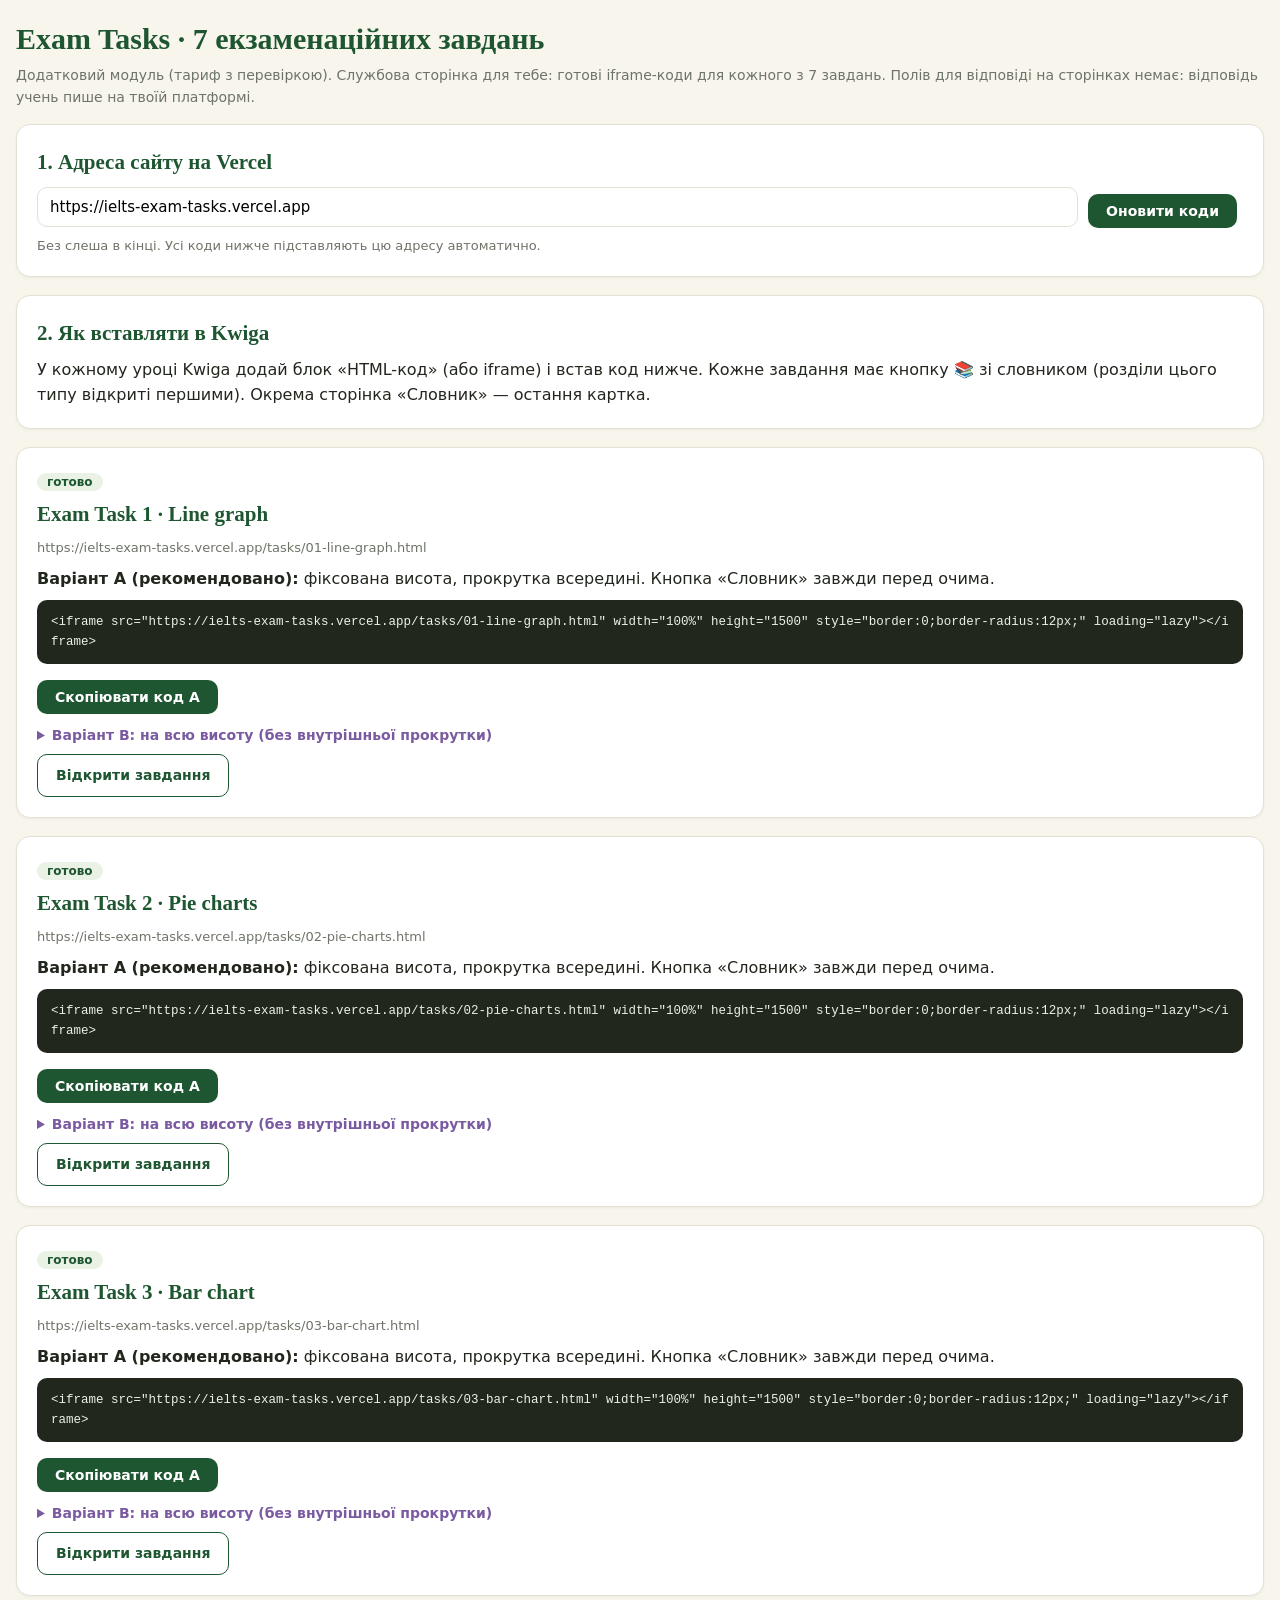
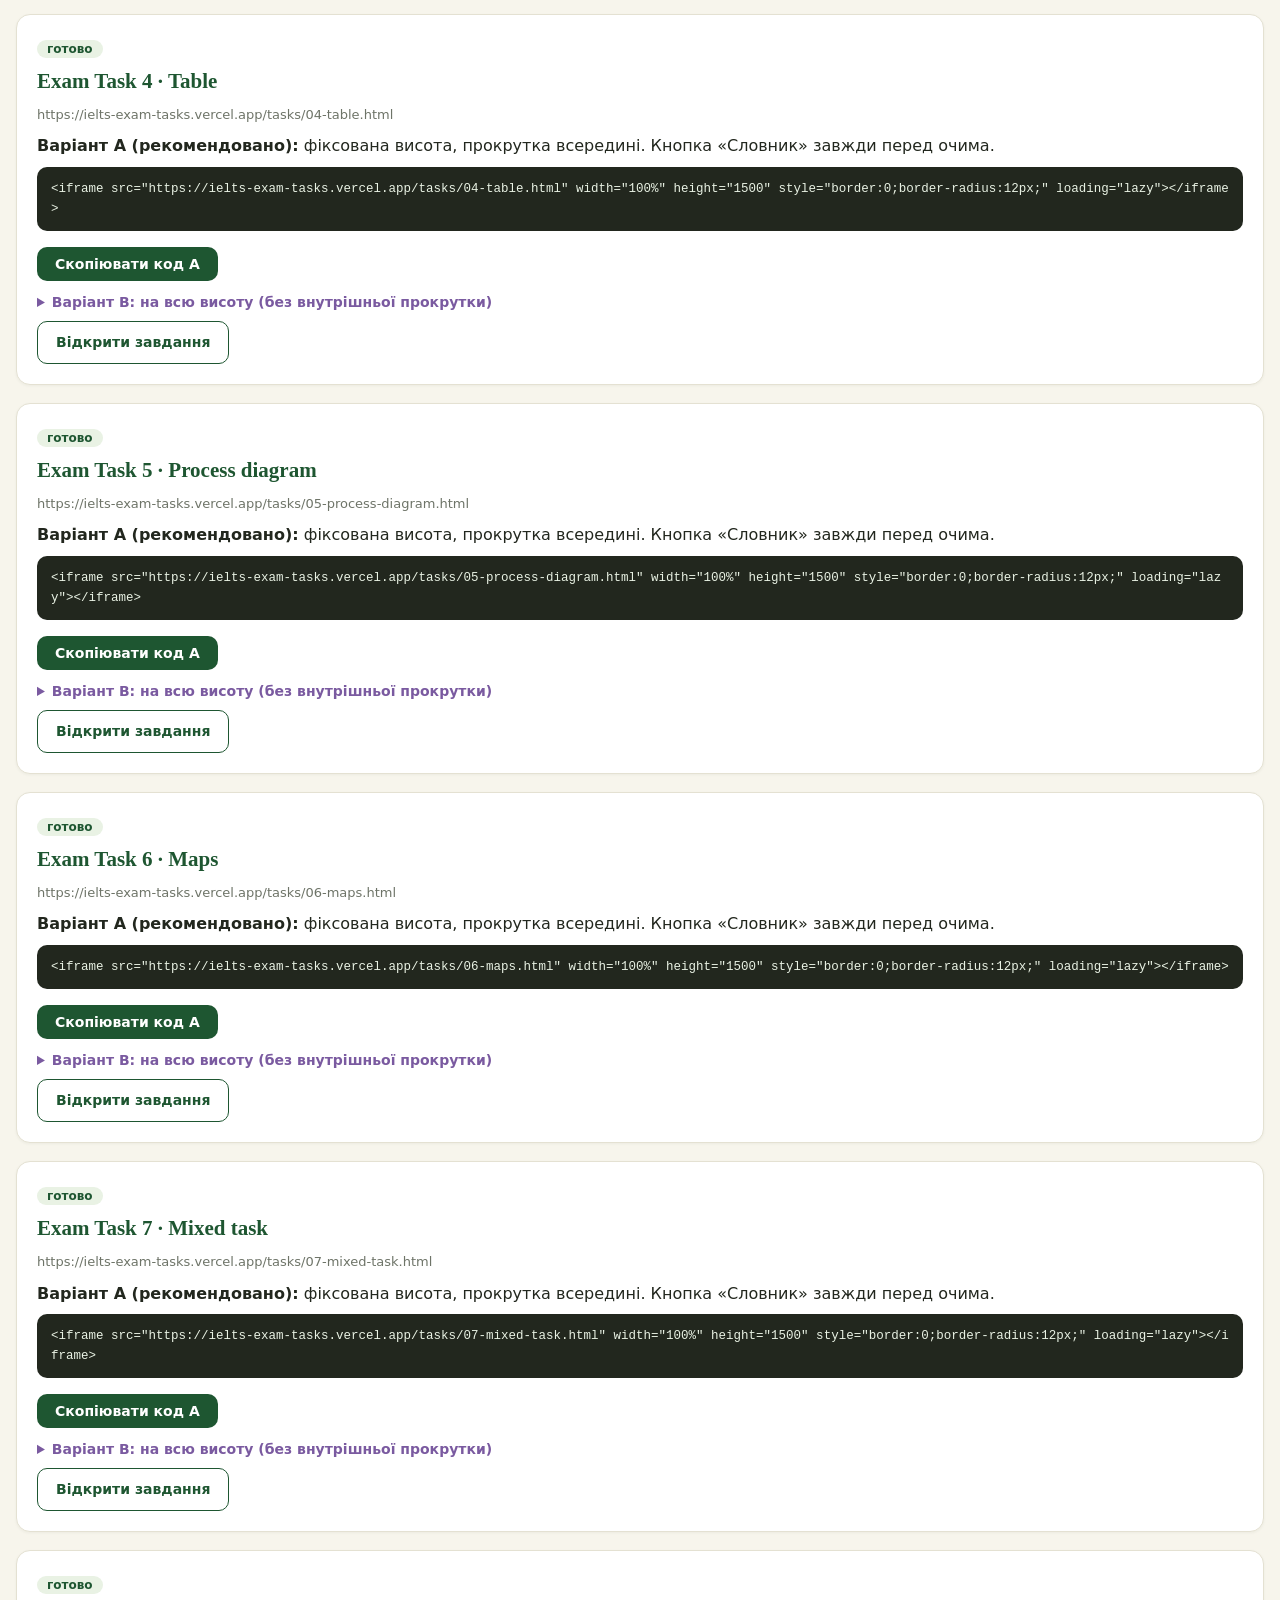
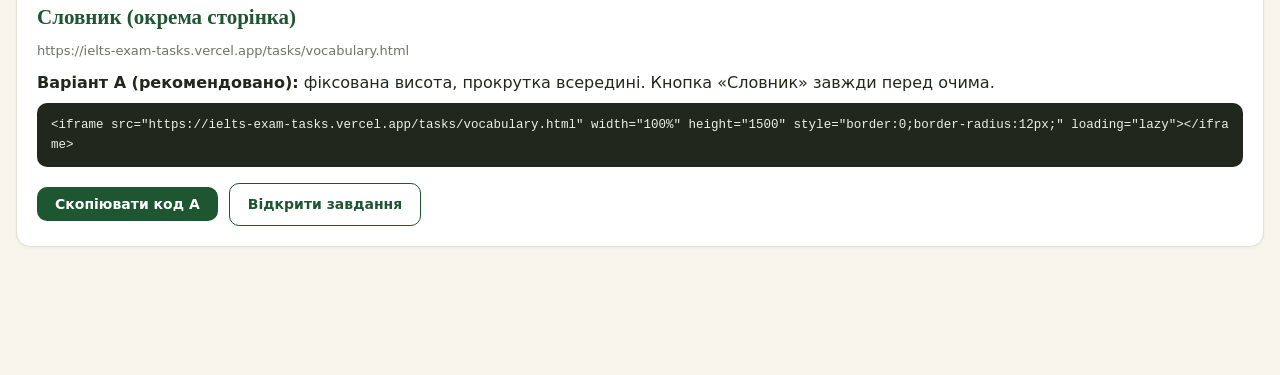
<file: index.html>
<!DOCTYPE html>
<html lang="uk">
<head>
<meta charset="UTF-8">
<meta name="viewport" content="width=device-width, initial-scale=1">
<title>Exam Tasks: iframe-коди для Kwiga</title>
<link rel="stylesheet" href="shared/core.css">
<style>
 .code{background:#22271E;color:#E9F2E4;border-radius:10px;padding:12px 14px;font-family:Consolas,monospace;font-size:12.5px;white-space:pre-wrap;word-break:break-all;margin:8px 0}
 .row{display:flex;gap:10px;flex-wrap:wrap;align-items:center}
 input.url{flex:1;min-width:260px;border:1.5px solid var(--line);border-radius:10px;padding:10px 12px;font-size:15px;font-family:inherit}
 .st{font-size:12px;font-weight:700;border-radius:12px;padding:2px 10px}
 .st.ready{background:var(--green-soft);color:var(--green)} .st.soon{background:var(--orange-soft);color:#9A5A00}
</style>
</head>
<body>
<div class="wrap">
  <h1>Exam Tasks · 7 екзаменаційних завдань</h1>
  <p class="sub">Додатковий модуль (тариф з перевіркою). Службова сторінка для тебе: готові iframe-коди для кожного з 7 завдань. Полів для відповіді на сторінках немає: відповідь учень пише на твоїй платформі.</p>

  <div class="card">
    <h2>1. Адреса сайту на Vercel</h2>
    <div class="row"><input class="url" id="base" value="https://ielts-exam-tasks.vercel.app"><button class="btn btn-primary" onclick="render()">Оновити коди</button></div>
    <p class="small" style="margin-top:8px">Без слеша в кінці. Усі коди нижче підставляють цю адресу автоматично.</p>
  </div>

  <div class="card">
    <h2>2. Як вставляти в Kwiga</h2>
    <p>У кожному уроці Kwiga додай блок «HTML-код» (або iframe) і встав код нижче. Кожне завдання має кнопку 📚 зі словником (розділи цього типу відкриті першими). Окрема сторінка «Словник» — остання картка.</p>
  </div>

  <div id="list"></div>
</div>
<script>
var LESSONS = [
  {id:'01', file:'tasks/01-line-graph.html',      title:'Exam Task 1 · Line graph',      status:'ready'},
  {id:'02', file:'tasks/02-pie-charts.html',      title:'Exam Task 2 · Pie charts',      status:'ready'},
  {id:'03', file:'tasks/03-bar-chart.html',       title:'Exam Task 3 · Bar chart',       status:'ready'},
  {id:'04', file:'tasks/04-table.html',           title:'Exam Task 4 · Table',           status:'ready'},
  {id:'05', file:'tasks/05-process-diagram.html', title:'Exam Task 5 · Process diagram', status:'ready'},
  {id:'06', file:'tasks/06-maps.html',            title:'Exam Task 6 · Maps',            status:'ready'},
  {id:'07', file:'tasks/07-mixed-task.html',      title:'Exam Task 7 · Mixed task',      status:'ready'},
  {id:'08', file:'tasks/vocabulary.html',         title:'Словник (окрема сторінка)',      status:'ready'}
];
function esc(s){return s.replace(/&/g,'&amp;').replace(/</g,'&lt;')}
function render(){
  var base=document.getElementById('base').value.replace(/\/+$/,'');
  document.getElementById('list').innerHTML = LESSONS.map(function(l){
    var url=base+'/'+l.file, fid='ielts-'+l.id;
    var A='<iframe src="'+url+'" width="100%" height="1500" style="border:0;border-radius:12px;" loading="lazy"></iframe>';
    var B='<iframe id="'+fid+'" src="'+url+'" width="100%" height="1500" style="border:0;border-radius:12px;" loading="lazy"></iframe>\n'+
      '<script>window.addEventListener("message",function(e){var f=document.getElementById("'+fid+'");if(f&&e.source===f.contentWindow&&e.data&&e.data.type==="ielts-resize"){f.style.height=e.data.height+"px";}});<\/script>';
    return '<div class="card"><span class="st ready">готово</span><h2 style="margin-top:8px">'+l.title+'</h2><p class="small">'+url+'</p>'+
      '<p><b>Варіант A (рекомендовано):</b> фіксована висота, прокрутка всередині. Кнопка «Словник» завжди перед очима.</p><div class="code" id="a'+l.id+'">'+esc(A)+'</div><button class="btn btn-primary" onclick="copyCode(\'a'+l.id+'\')">Скопіювати код A</button>'+
      (l.file.indexOf('vocabulary')<0?'<details class="d" style="margin-top:10px"><summary>Варіант B: на всю висоту (без внутрішньої прокрутки)</summary><p class="small" style="margin:6px 0">Потрібен дозвіл Kwiga на скрипт у HTML-блоці. На дуже довгій сторінці кнопки угорі можуть бути далеко від екрана.</p><div class="code" id="b'+l.id+'">'+esc(B)+'</div><button class="btn btn-ghost" onclick="copyCode(\'b'+l.id+'\')">Скопіювати код B</button></details>':'')+
      ' <a class="btn btn-ghost" style="text-decoration:none" target="_blank" href="'+l.file+'">Відкрити завдання</a></div>';
  }).join('');
}
function copyCode(id){var t=document.getElementById(id).textContent;
  if(navigator.clipboard)navigator.clipboard.writeText(t);else{var a=document.createElement('textarea');a.value=t;document.body.appendChild(a);a.select();document.execCommand('copy');a.remove()}
  alert('Скопійовано. Встав у блок HTML-коду в Kwiga.');}
render();
</script>
</body>
</html>
</file>
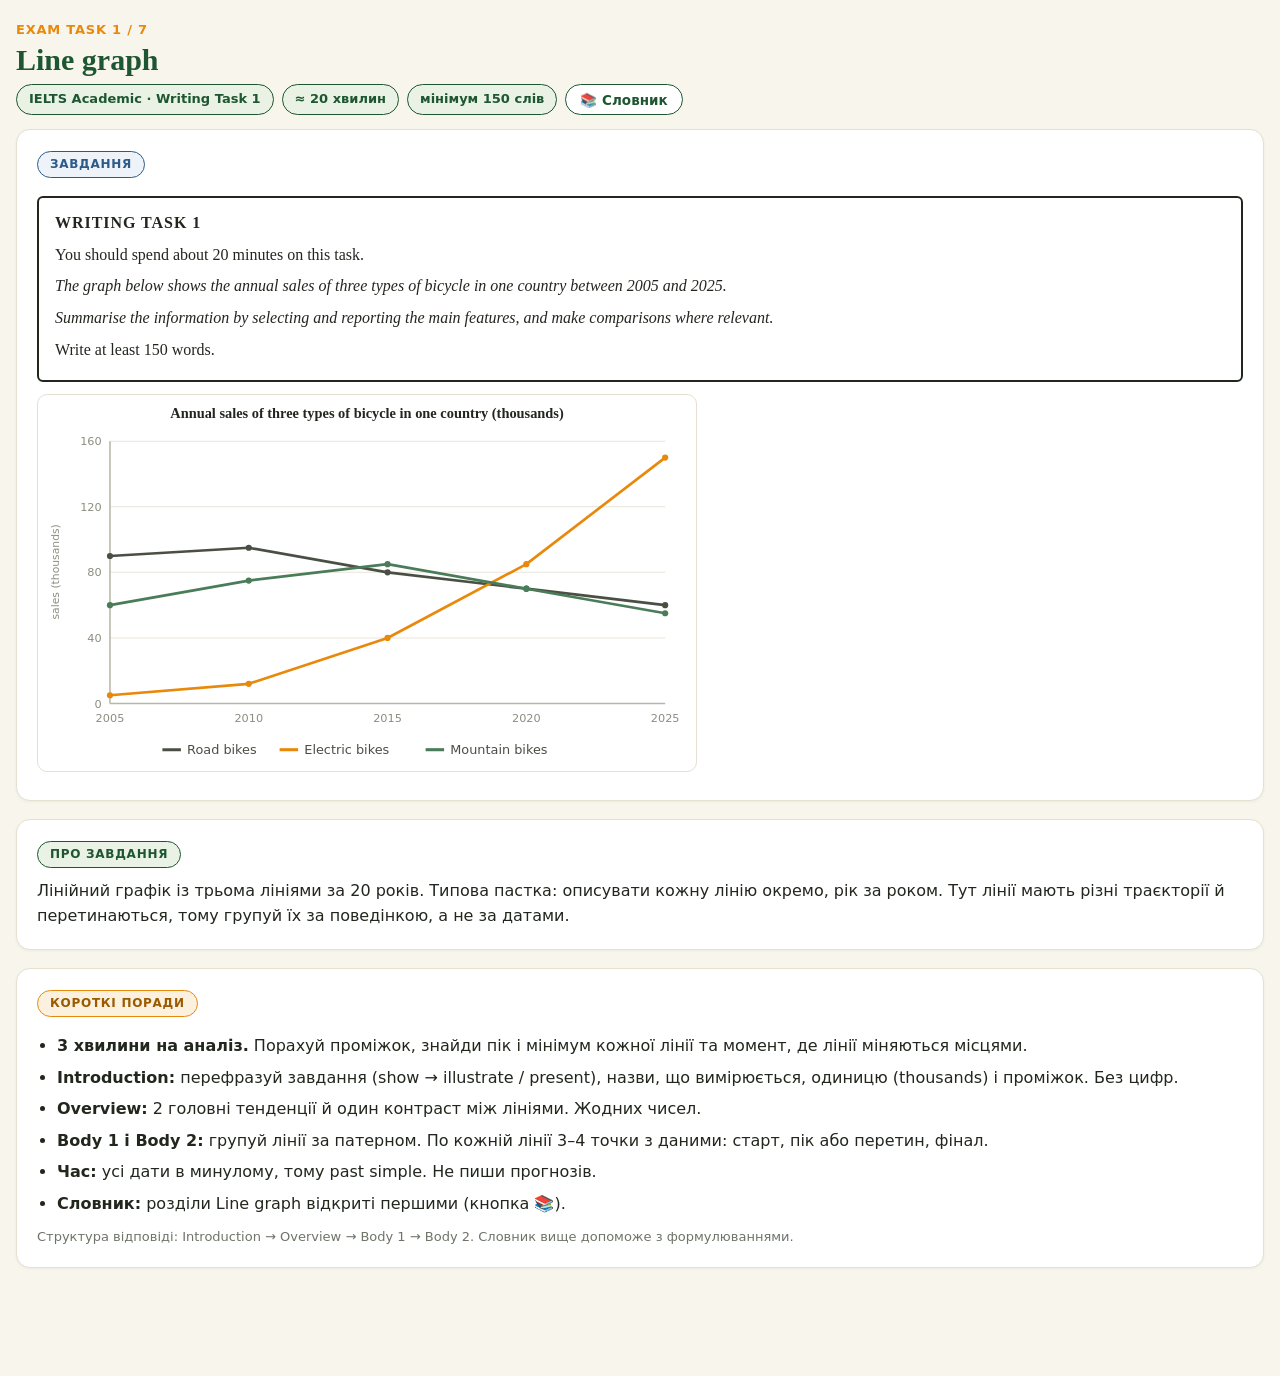
<file: tasks/01-line-graph.html>
<!DOCTYPE html>
<html lang="uk">
<head>
<meta charset="UTF-8">
<meta name="viewport" content="width=device-width, initial-scale=1">
<title>Exam Task 1 · Line graph</title>
<link rel="stylesheet" href="../shared/core.css">
</head>
<body>
<div id="app"></div>
<script>window.TASK_ID='line';</script>
<script src="../data/graphs.js"></script>
<script src="../data/tasks.js"></script>
<script src="../data/vocab.js"></script>
<script src="../shared/vocab.js"></script>
<script src="../shared/charts.js"></script>
<script src="../shared/exam.js"></script>
</body>
</html>
</file>
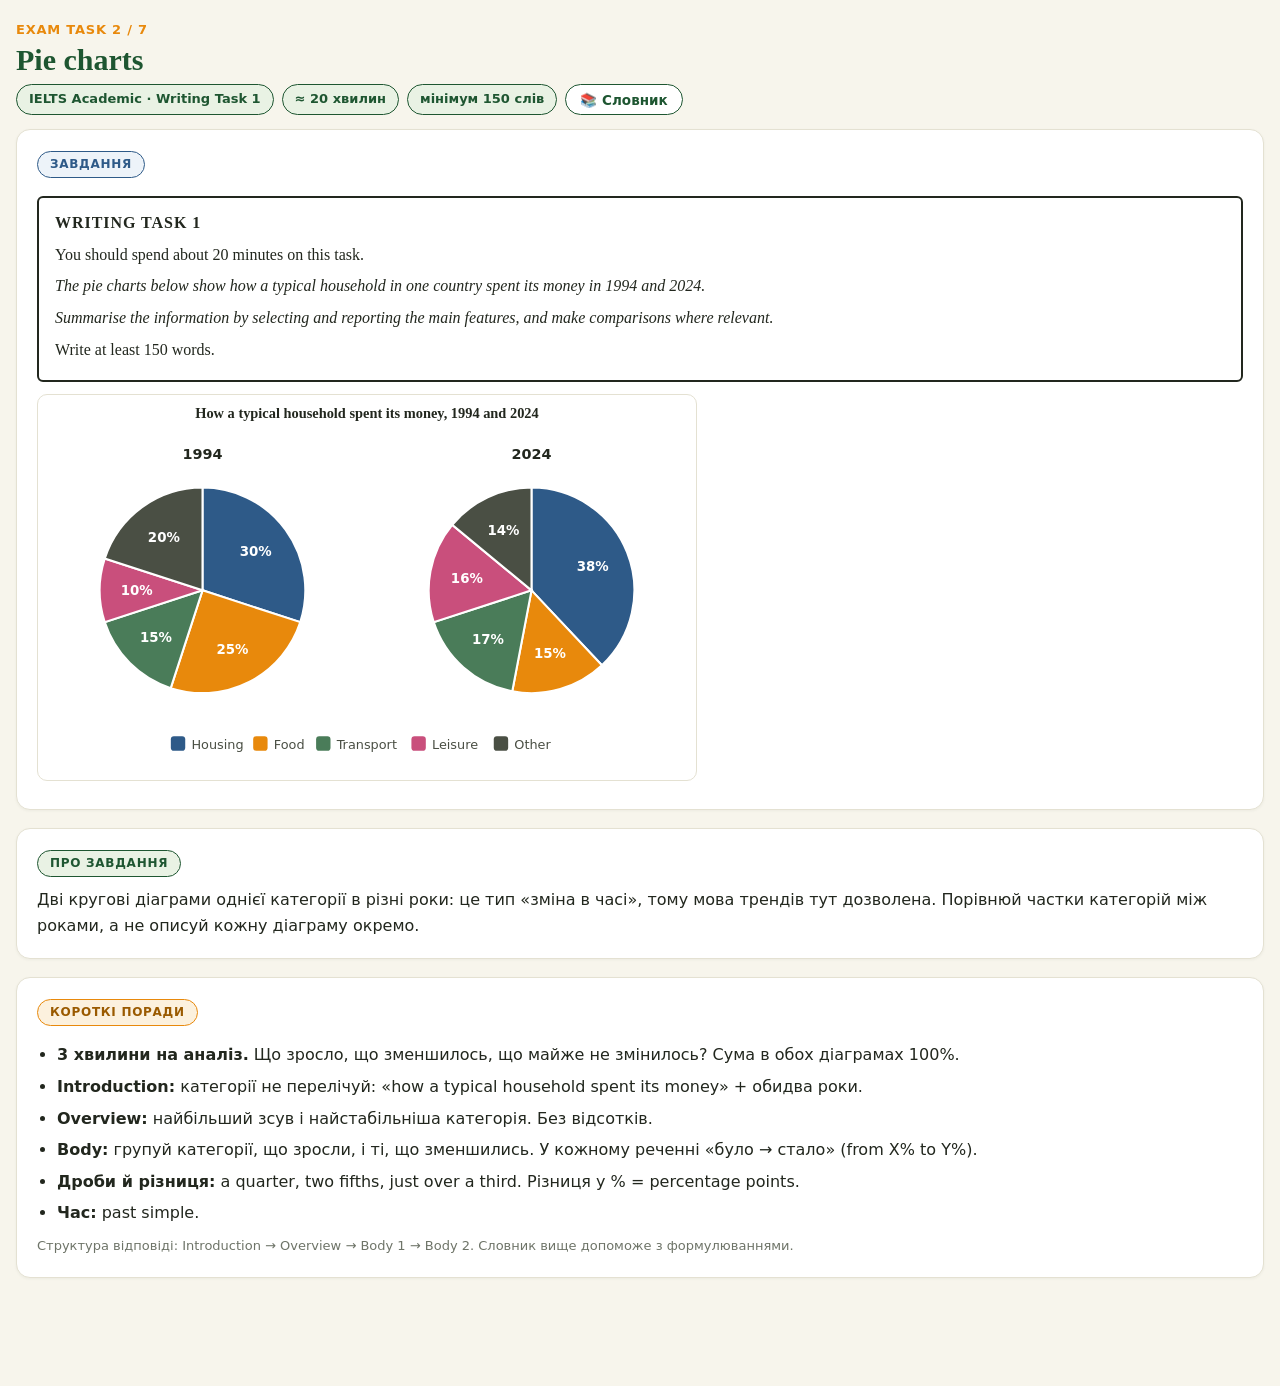
<file: tasks/02-pie-charts.html>
<!DOCTYPE html>
<html lang="uk">
<head>
<meta charset="UTF-8">
<meta name="viewport" content="width=device-width, initial-scale=1">
<title>Exam Task 2 · Pie charts</title>
<link rel="stylesheet" href="../shared/core.css">
</head>
<body>
<div id="app"></div>
<script>window.TASK_ID='pie';</script>
<script src="../data/graphs.js"></script>
<script src="../data/tasks.js"></script>
<script src="../data/vocab.js"></script>
<script src="../shared/vocab.js"></script>
<script src="../shared/charts.js"></script>
<script src="../shared/exam.js"></script>
</body>
</html>
</file>
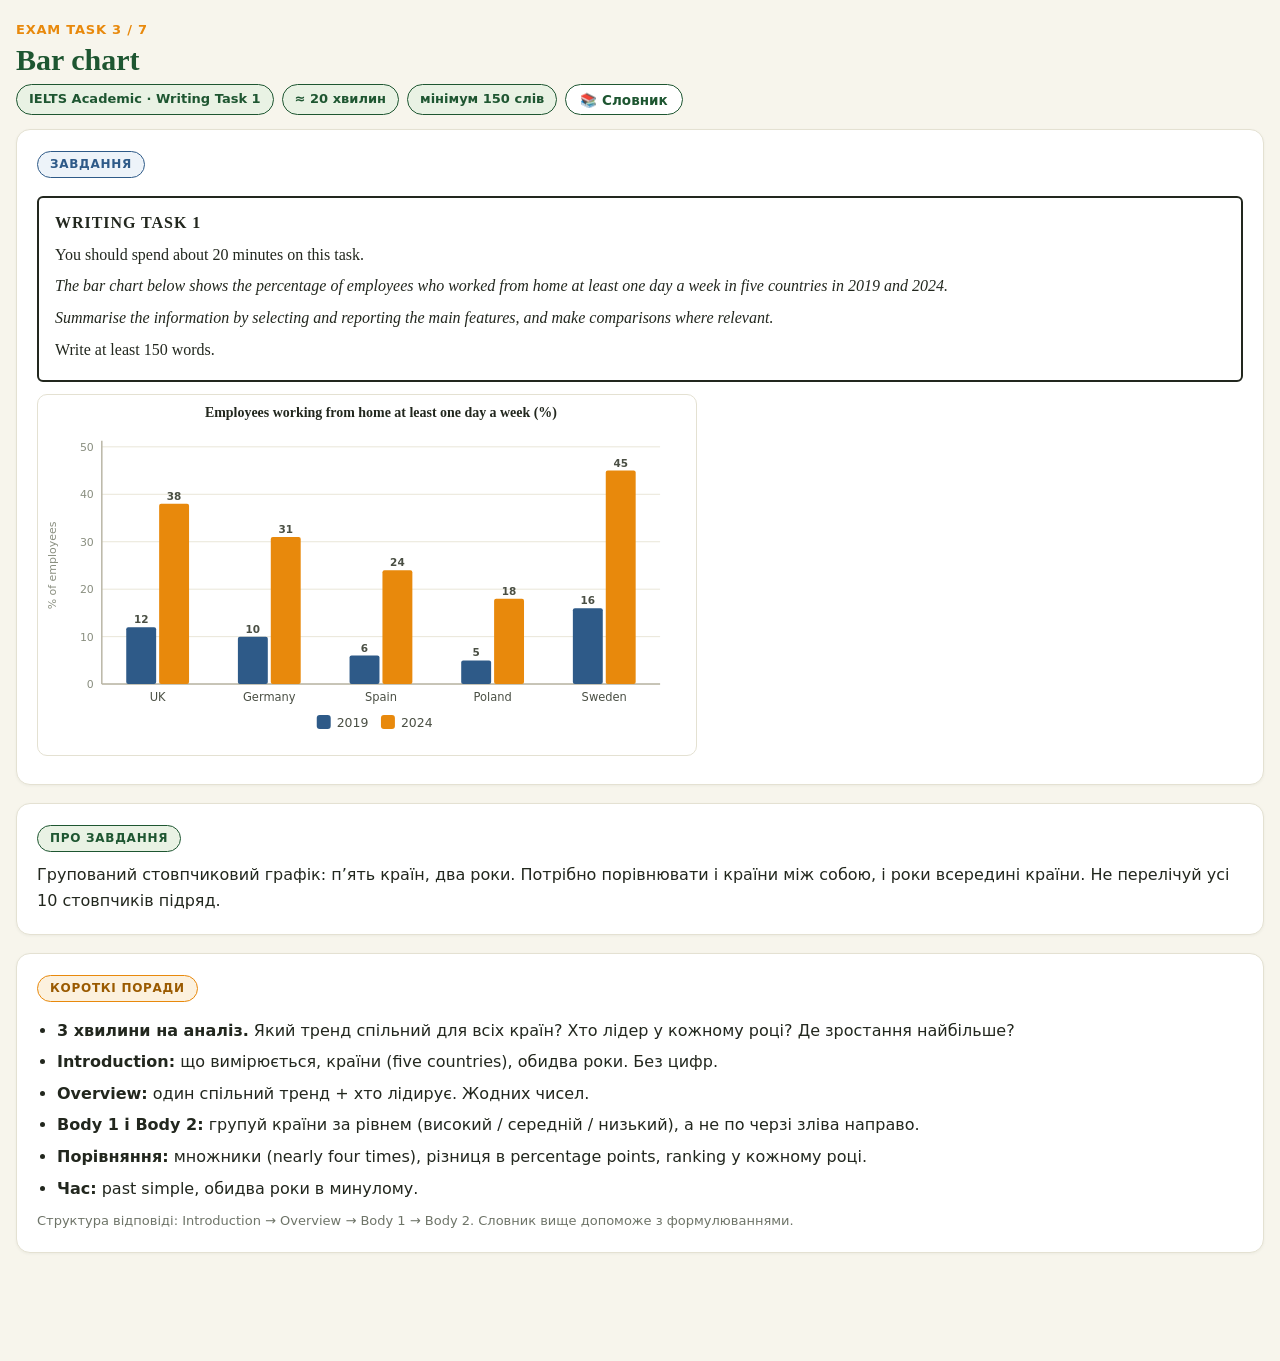
<file: tasks/03-bar-chart.html>
<!DOCTYPE html>
<html lang="uk">
<head>
<meta charset="UTF-8">
<meta name="viewport" content="width=device-width, initial-scale=1">
<title>Exam Task 3 · Bar chart</title>
<link rel="stylesheet" href="../shared/core.css">
</head>
<body>
<div id="app"></div>
<script>window.TASK_ID='bar';</script>
<script src="../data/graphs.js"></script>
<script src="../data/tasks.js"></script>
<script src="../data/vocab.js"></script>
<script src="../shared/vocab.js"></script>
<script src="../shared/charts.js"></script>
<script src="../shared/exam.js"></script>
</body>
</html>
</file>
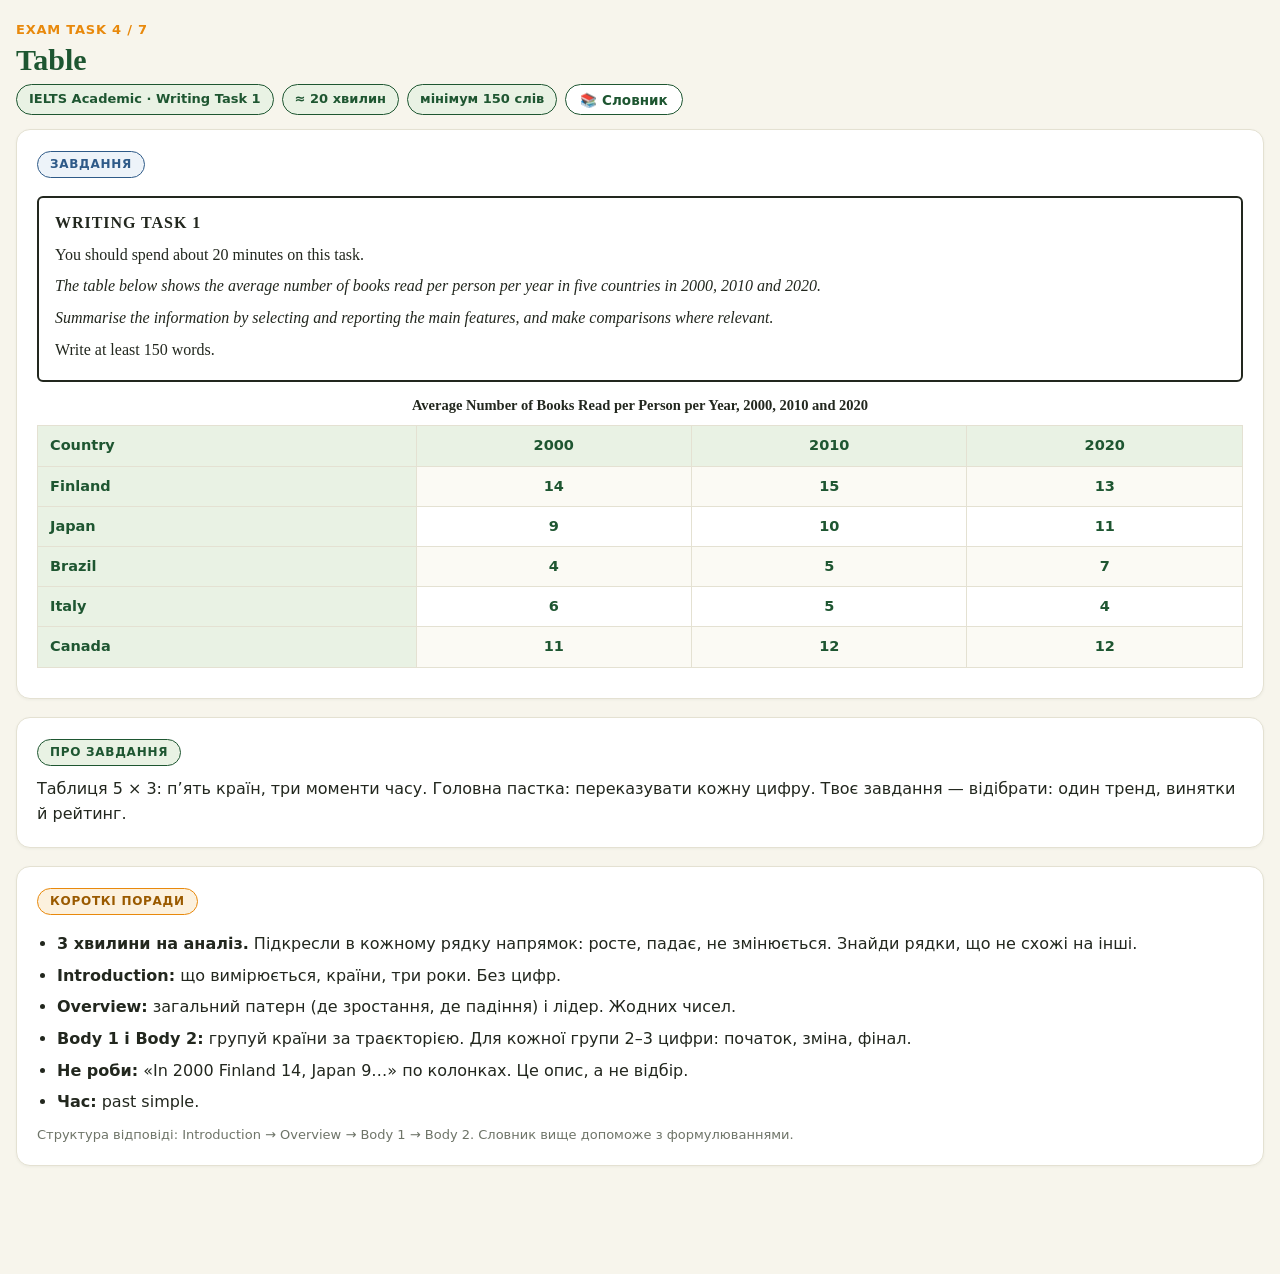
<file: tasks/04-table.html>
<!DOCTYPE html>
<html lang="uk">
<head>
<meta charset="UTF-8">
<meta name="viewport" content="width=device-width, initial-scale=1">
<title>Exam Task 4 · Table</title>
<link rel="stylesheet" href="../shared/core.css">
</head>
<body>
<div id="app"></div>
<script>window.TASK_ID='table';</script>
<script src="../data/graphs.js"></script>
<script src="../data/tasks.js"></script>
<script src="../data/vocab.js"></script>
<script src="../shared/vocab.js"></script>
<script src="../shared/charts.js"></script>
<script src="../shared/exam.js"></script>
</body>
</html>
</file>
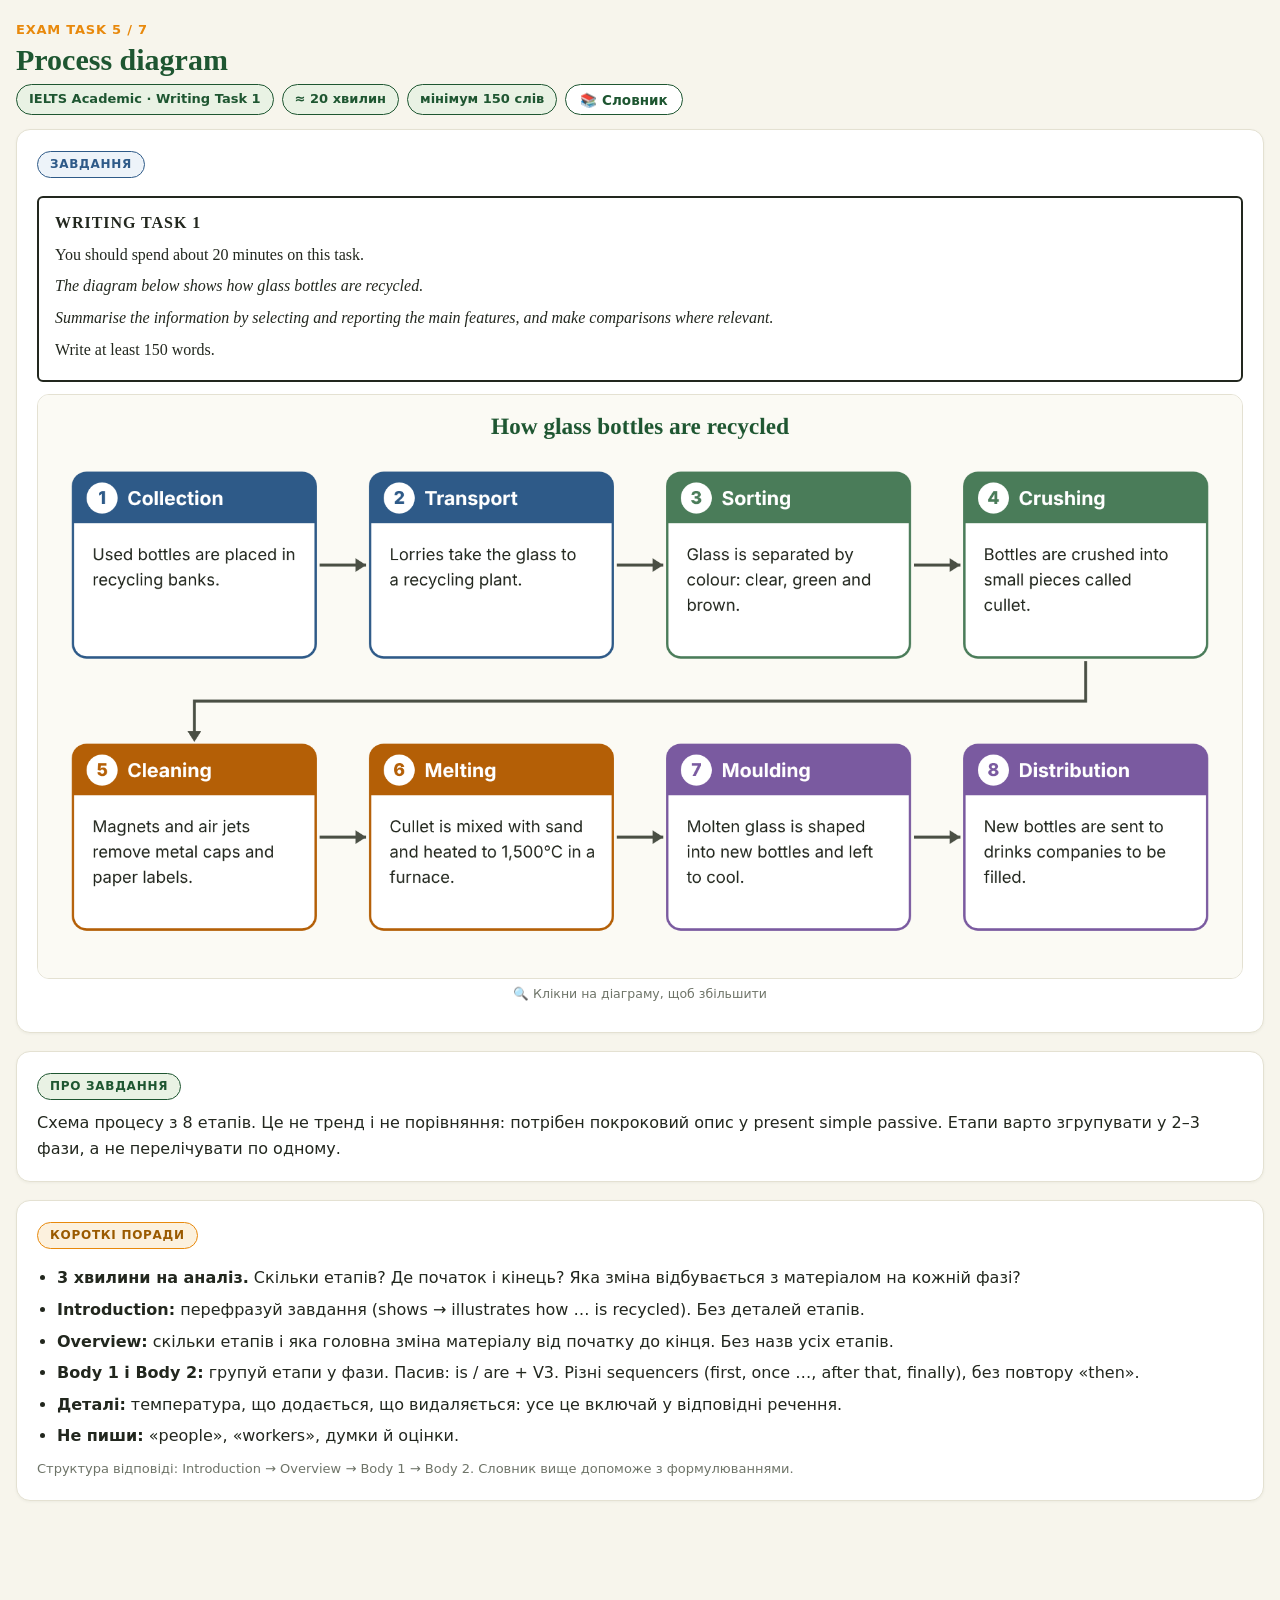
<file: tasks/05-process-diagram.html>
<!DOCTYPE html>
<html lang="uk">
<head>
<meta charset="UTF-8">
<meta name="viewport" content="width=device-width, initial-scale=1">
<title>Exam Task 5 · Process diagram</title>
<link rel="stylesheet" href="../shared/core.css">
</head>
<body>
<div id="app"></div>
<script>window.TASK_ID='process';</script>
<script src="../data/graphs.js"></script>
<script src="../data/tasks.js"></script>
<script src="../data/vocab.js"></script>
<script src="../shared/vocab.js"></script>
<script src="../shared/charts.js"></script>
<script src="../shared/exam.js"></script>
</body>
</html>
</file>
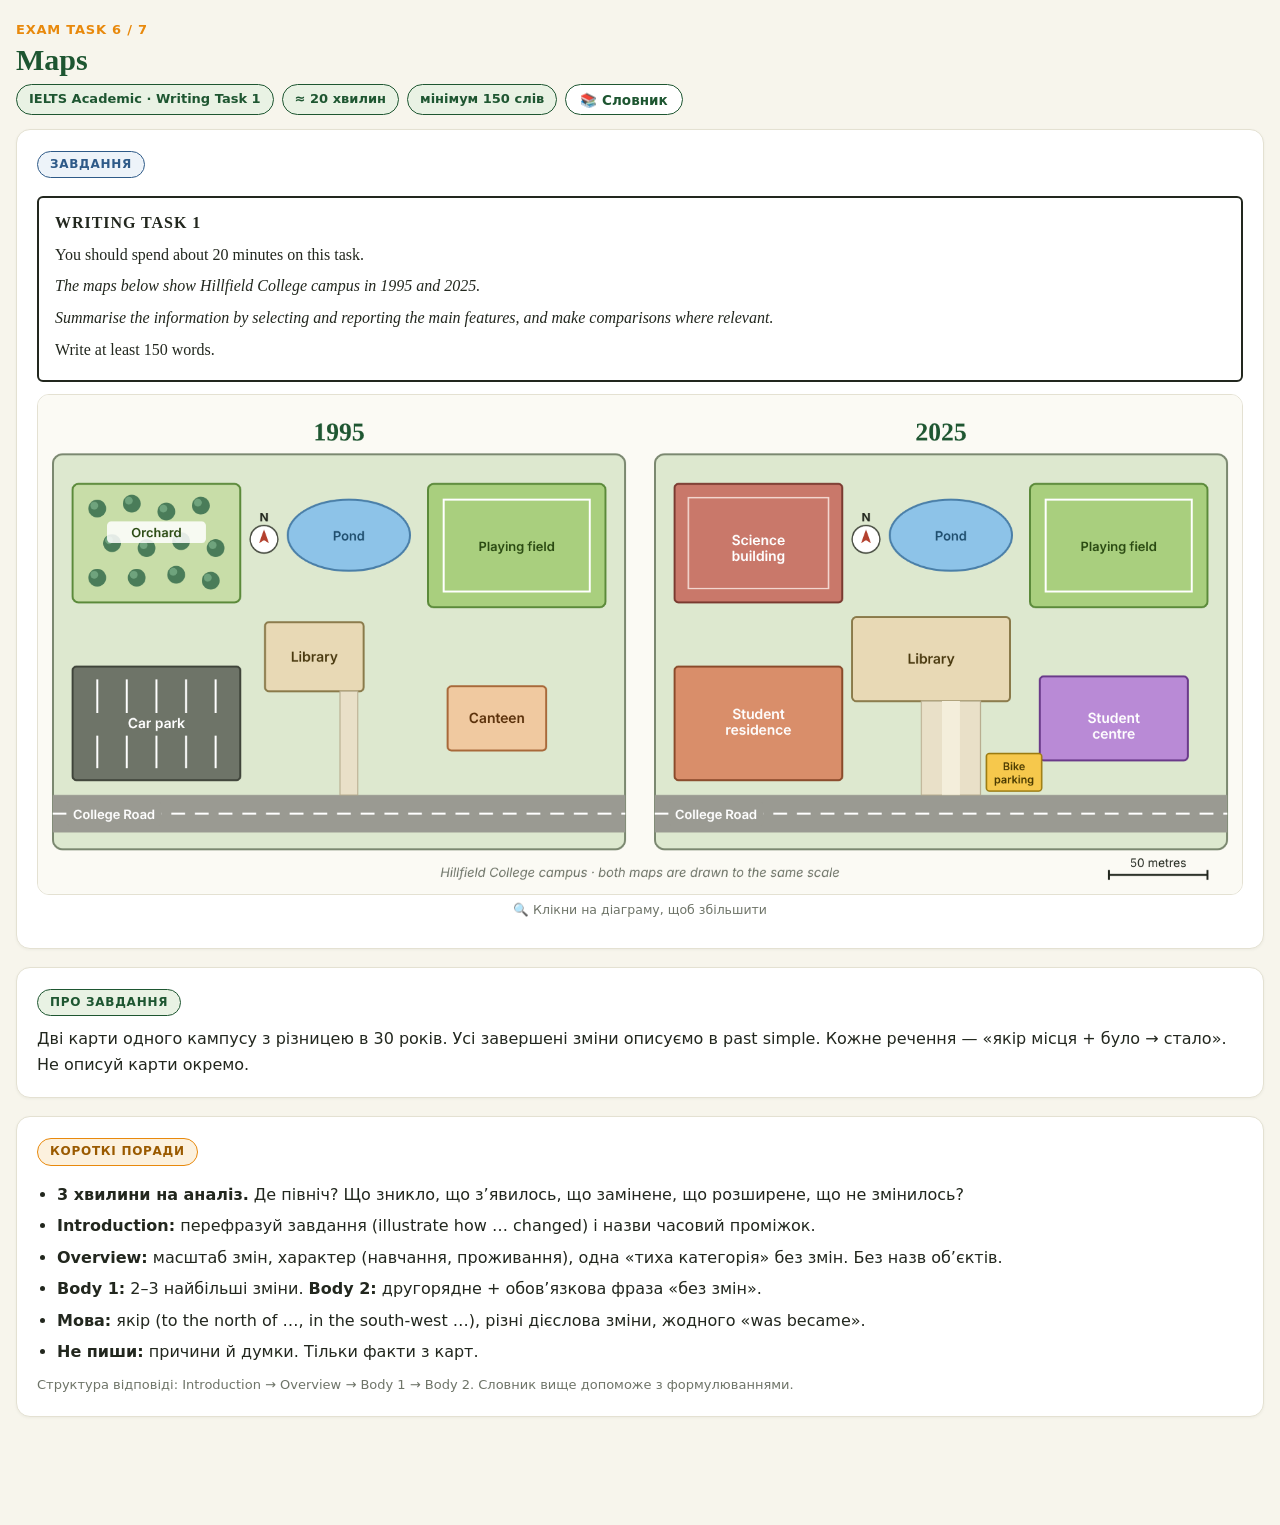
<file: tasks/06-maps.html>
<!DOCTYPE html>
<html lang="uk">
<head>
<meta charset="UTF-8">
<meta name="viewport" content="width=device-width, initial-scale=1">
<title>Exam Task 6 · Maps</title>
<link rel="stylesheet" href="../shared/core.css">
</head>
<body>
<div id="app"></div>
<script>window.TASK_ID='maps';</script>
<script src="../data/graphs.js"></script>
<script src="../data/tasks.js"></script>
<script src="../data/vocab.js"></script>
<script src="../shared/vocab.js"></script>
<script src="../shared/charts.js"></script>
<script src="../shared/exam.js"></script>
</body>
</html>
</file>
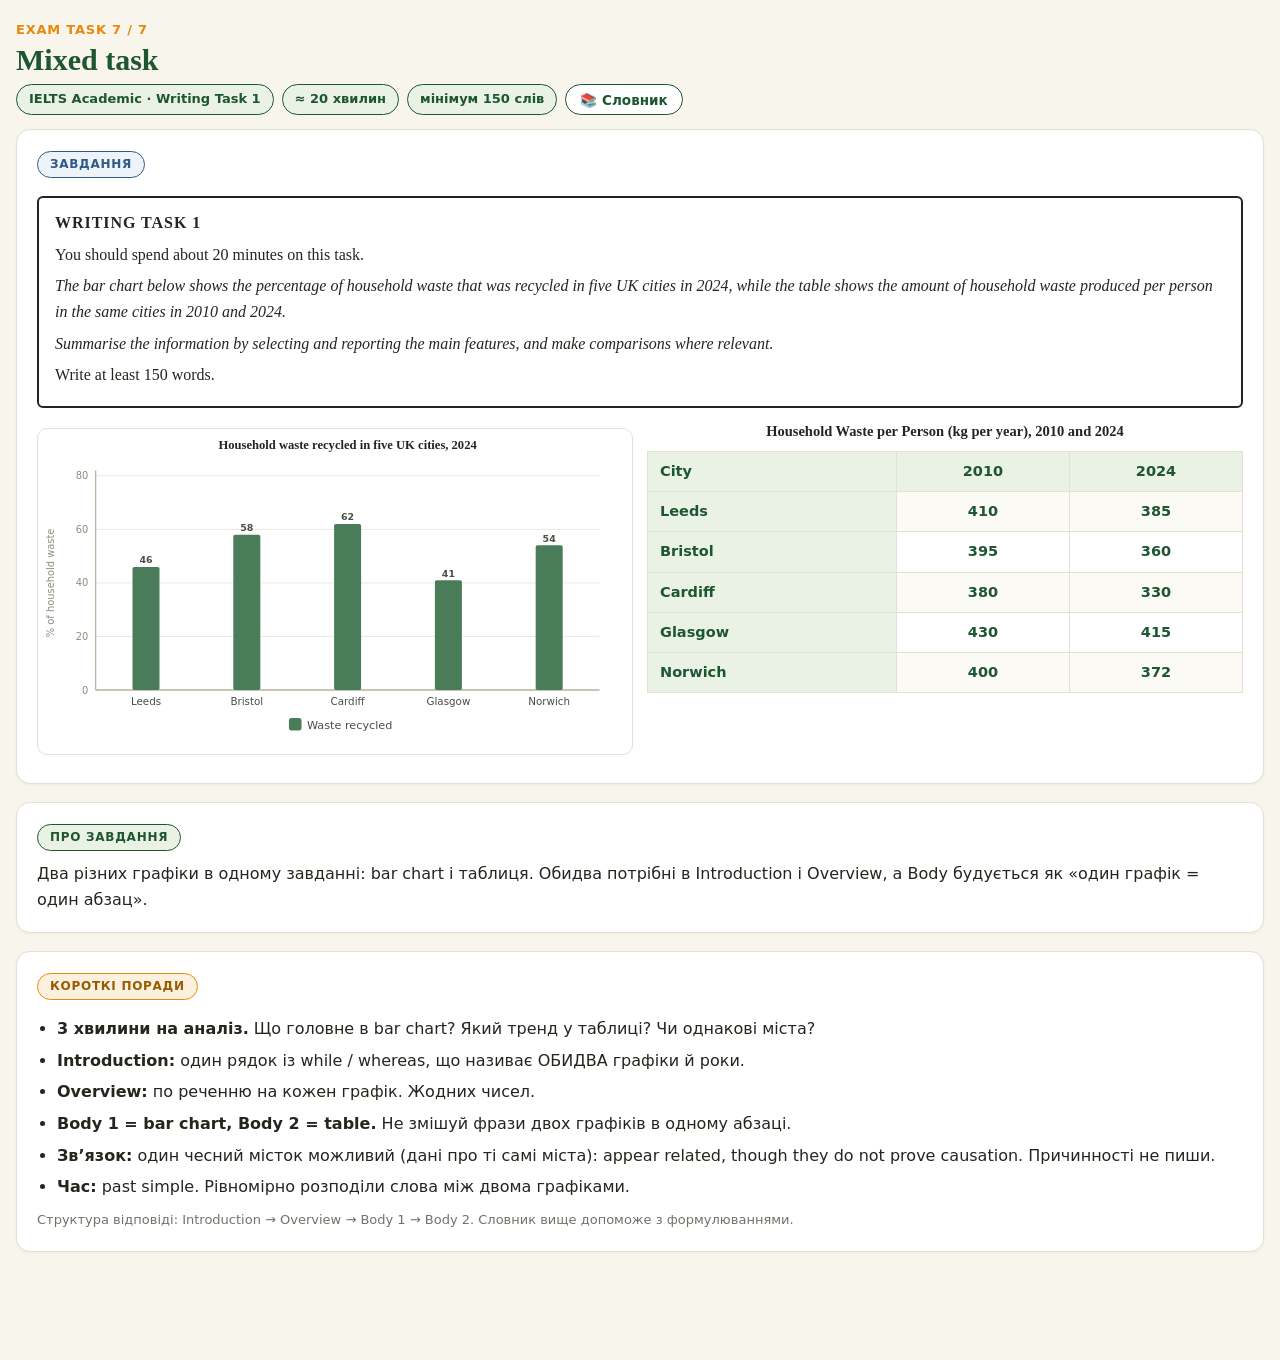
<file: tasks/07-mixed-task.html>
<!DOCTYPE html>
<html lang="uk">
<head>
<meta charset="UTF-8">
<meta name="viewport" content="width=device-width, initial-scale=1">
<title>Exam Task 7 · Mixed task</title>
<link rel="stylesheet" href="../shared/core.css">
</head>
<body>
<div id="app"></div>
<script>window.TASK_ID='mixed';</script>
<script src="../data/graphs.js"></script>
<script src="../data/tasks.js"></script>
<script src="../data/vocab.js"></script>
<script src="../shared/vocab.js"></script>
<script src="../shared/charts.js"></script>
<script src="../shared/exam.js"></script>
</body>
</html>
</file>
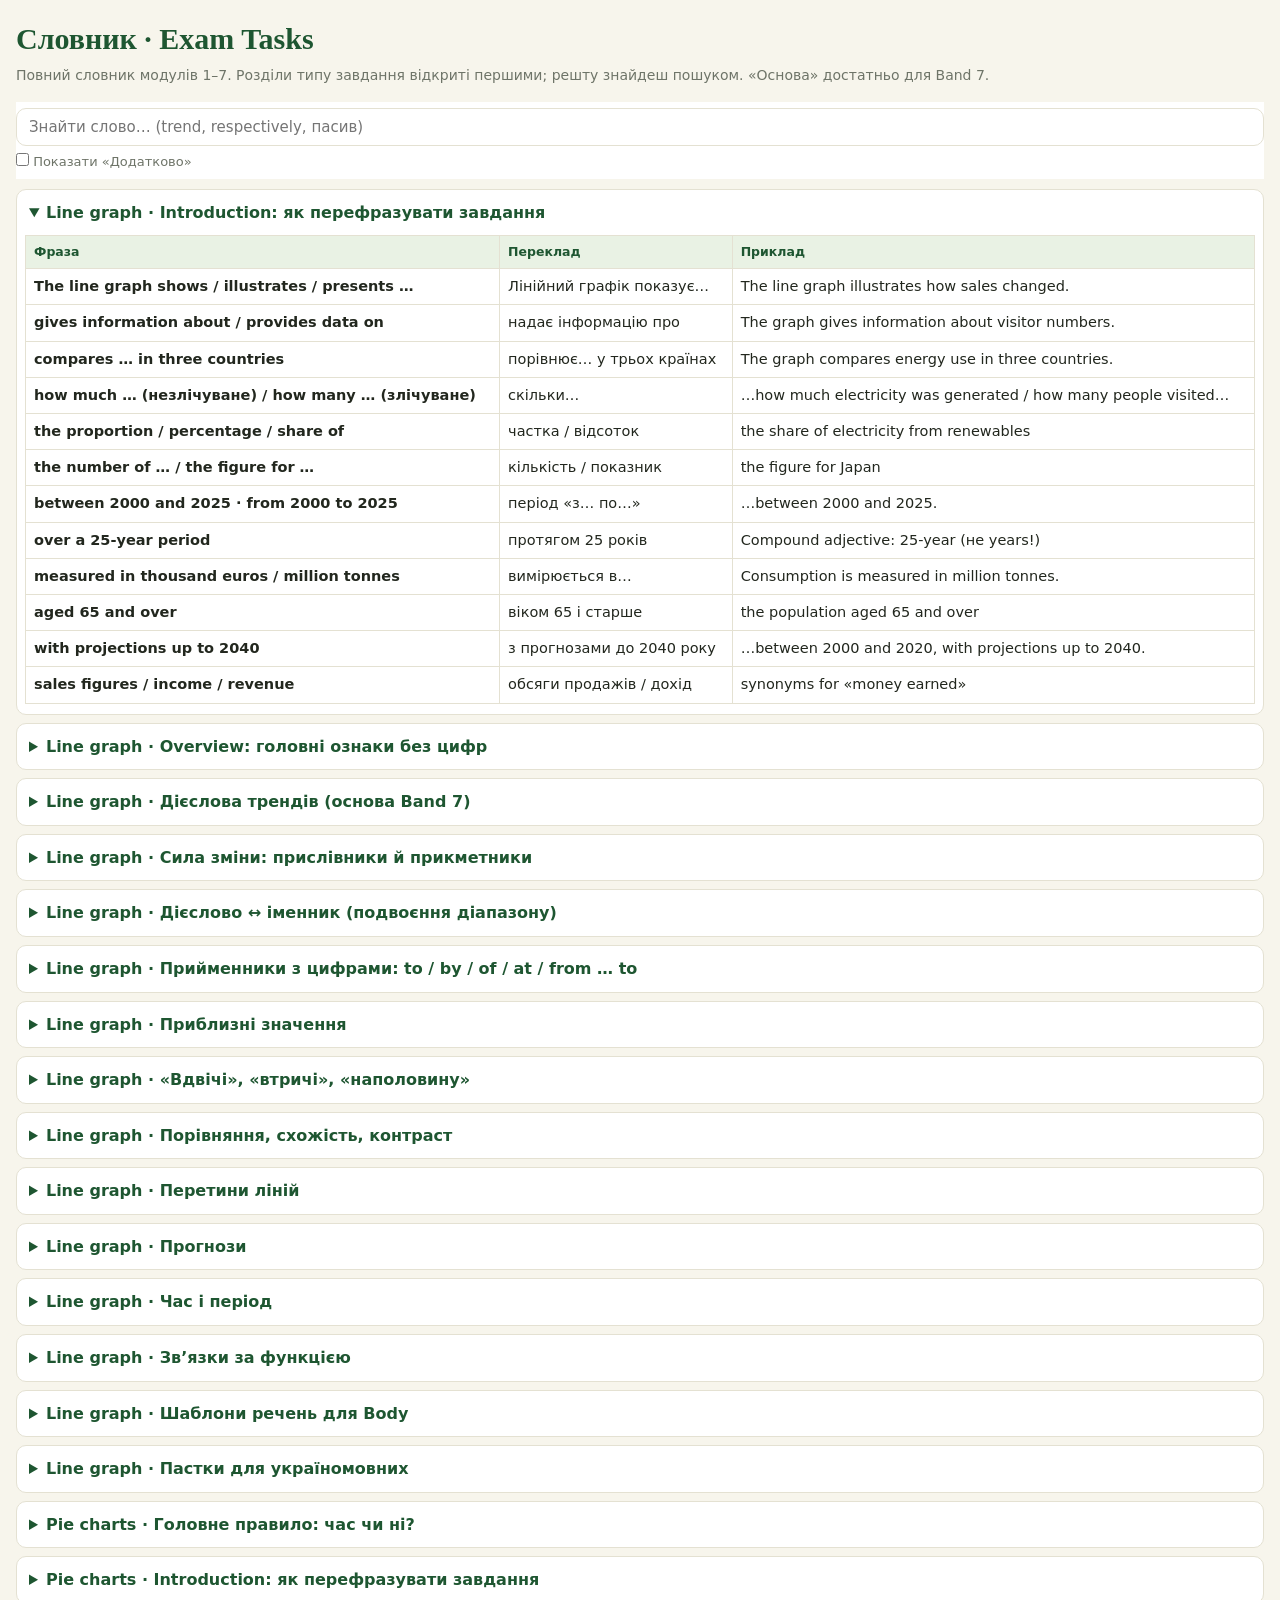
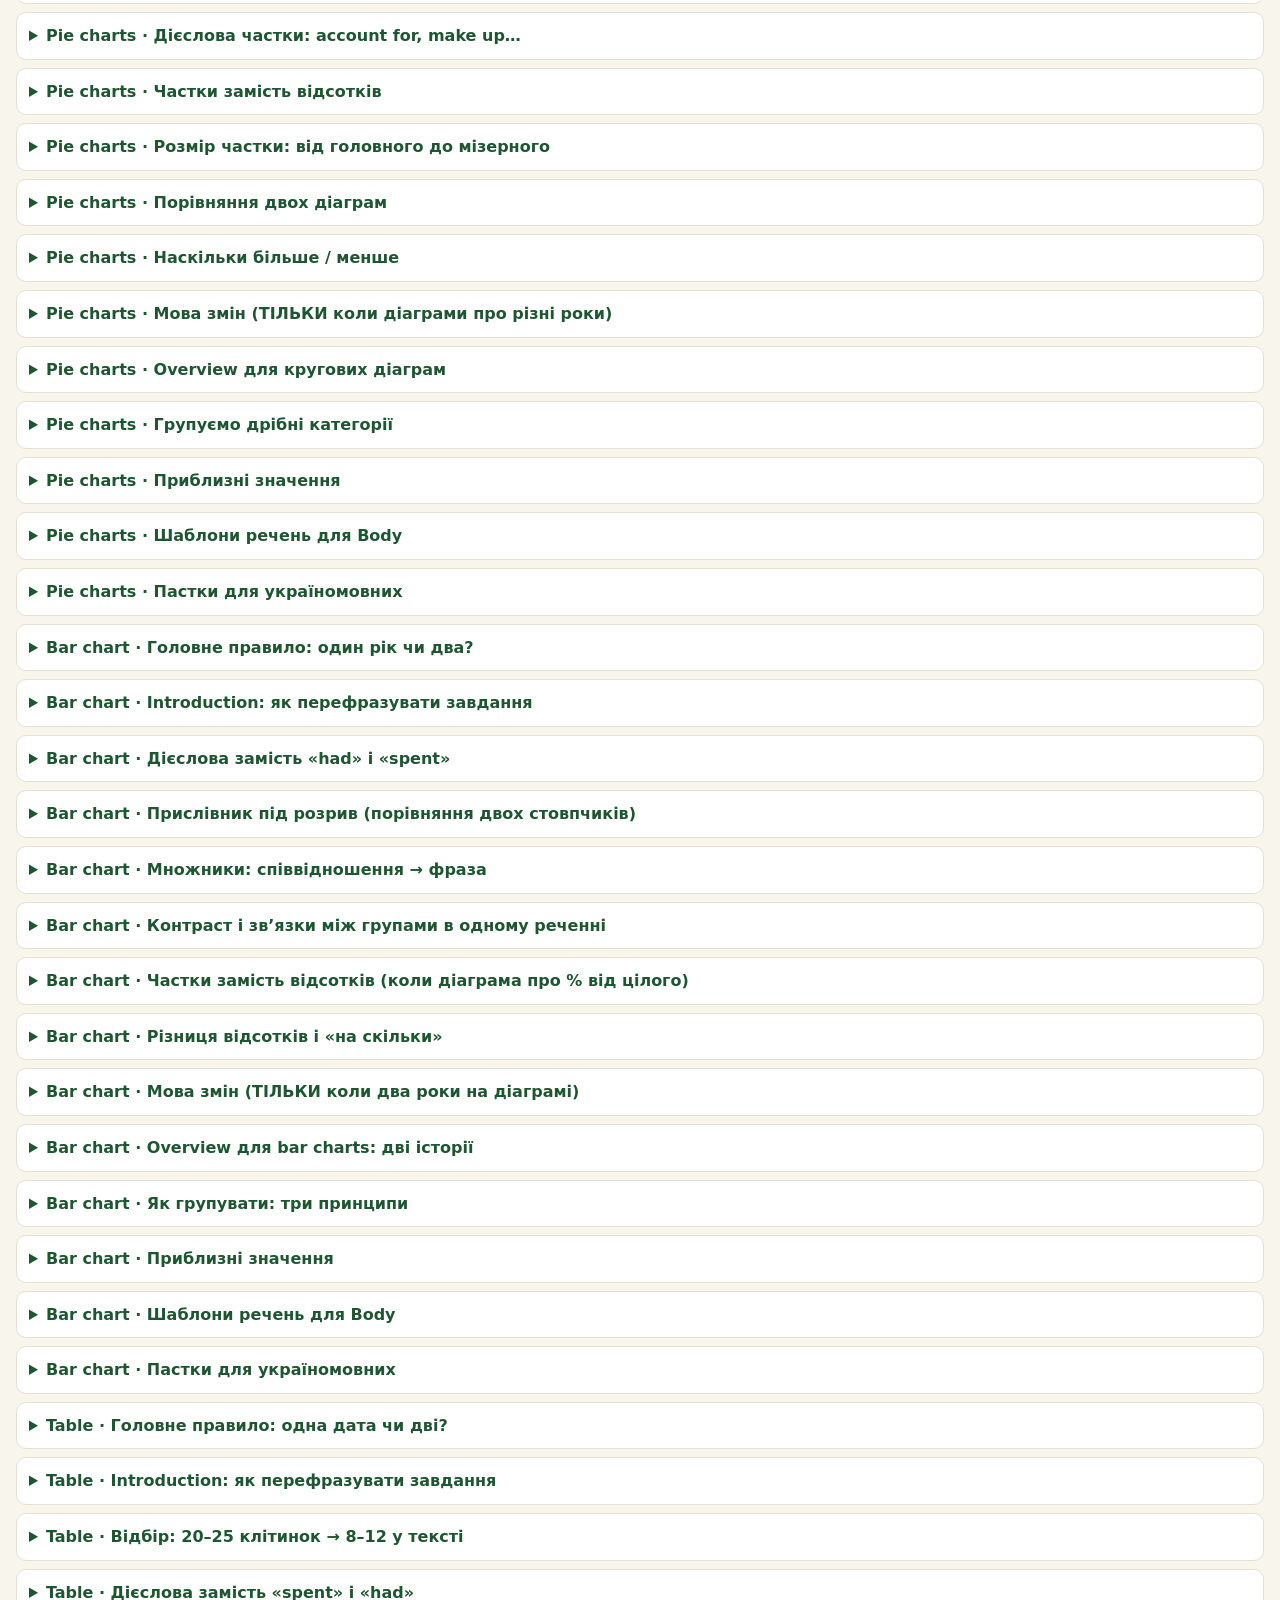
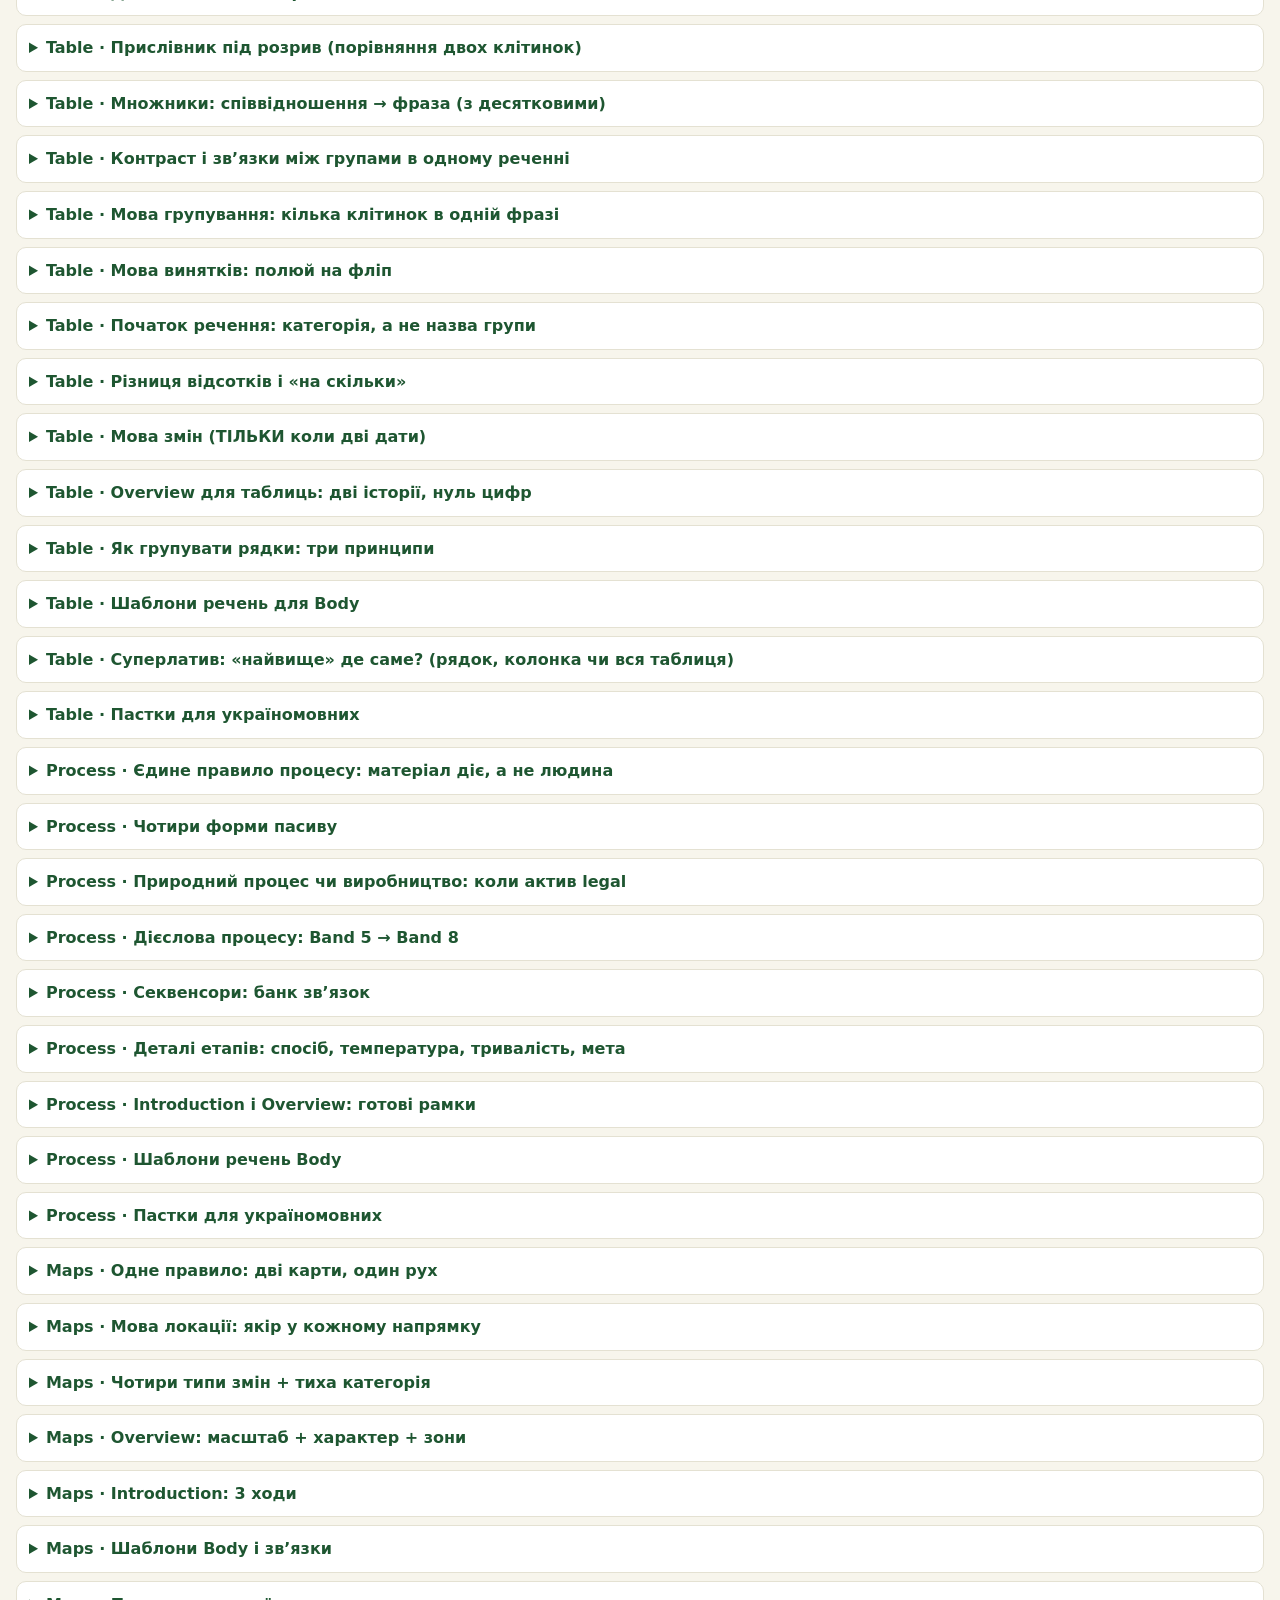
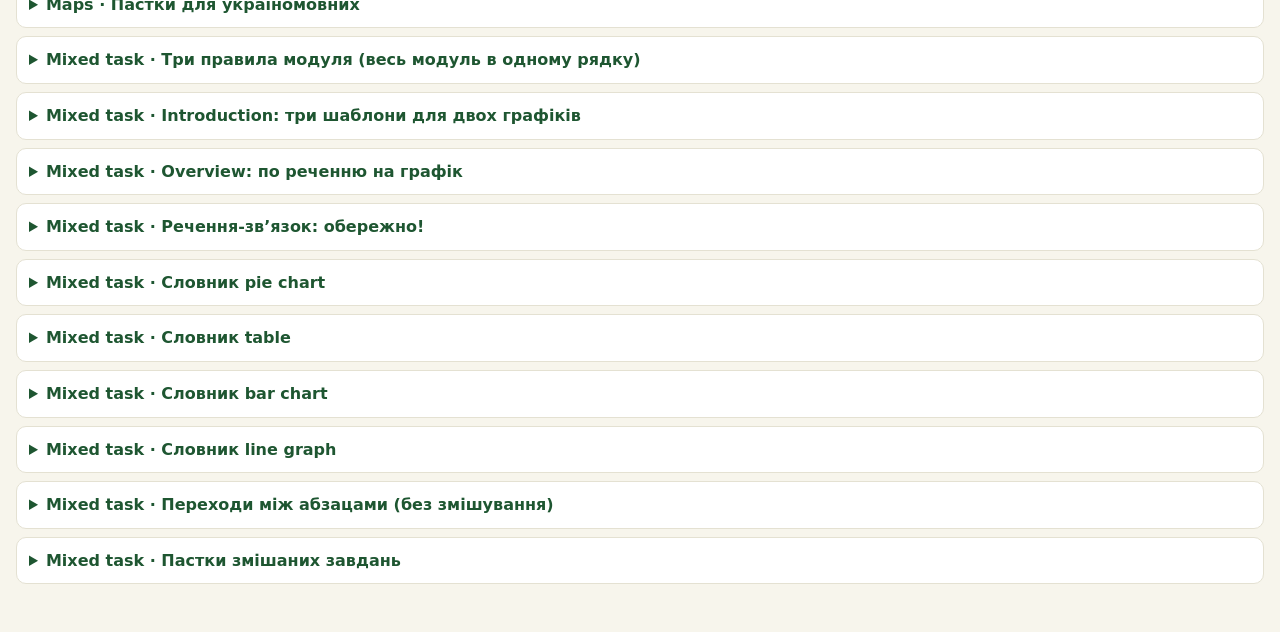
<file: tasks/vocabulary.html>
<!DOCTYPE html>
<html lang="uk">
<head>
<meta charset="UTF-8">
<meta name="viewport" content="width=device-width, initial-scale=1">
<title>Словник · Exam Tasks</title>
<link rel="stylesheet" href="../shared/core.css">
<style>.vc-sec summary{font-size:16px} table.vc-t{font-size:14.5px} body{padding-bottom:40px}</style>
</head>
<body>
<div class="wrap">
  <h1>Словник · Exam Tasks</h1>
  <p class="sub">Повний словник модулів 1–7. Розділи типу завдання відкриті першими; решту знайдеш пошуком. «Основа» достатньо для Band 7.</p>
  <div id="v"></div>
</div>
<script src="../data/vocab.js"></script>
<script src="../shared/vocab.js"></script>
<script>
  var q=new URLSearchParams(location.search), t=q.get('type')||'';
  var f=(window.VOCAB||[]).filter(function(s){return t&&s.id.indexOf(t+':')===0&&s.tier!=='extra';}).map(function(s){return s.id;});
  window.renderVocab(document.getElementById('v'),{focus:f});
  document.querySelectorAll('.vc-focus').forEach(function(d){d.open=true;});
  document.querySelector('.vc-tools').style.top='0';
</script>
</body>
</html>
</file>
<file: shared/core.css>
:root{
  --bg:#F7F5EC; --card:#FFFFFF; --ink:#22271E; --muted:#6E7468; --line:#E4E1D2;
  --green:#1E5631; --green-soft:#E9F2E4;
  --lime:#84CC16; --lime-soft:#F2F9E0;
  --yellow:#FDE047;
  --orange:#E8890C; --orange-soft:#FCF1DE;
  --red:#B3402E; --red-soft:#F8E9E5;
  --purple:#7A5AA0; --purple-soft:#F1ECF7;
  --blue:#2E5A88; --blue-soft:#EDF3F9;
}
*{box-sizing:border-box; margin:0; padding:0;}
html{scroll-behavior:smooth;}
body{background:var(--bg); color:var(--ink); font-family:'Segoe UI',system-ui,-apple-system,sans-serif; font-size:16px; line-height:1.6; padding:20px 16px 90px;}
.wrap{max-width:1280px; margin:0 auto;}
h1,h2,h3{font-family:Georgia,'Times New Roman',serif; color:var(--green); line-height:1.25;}
h1{font-size:30px; margin-bottom:6px;}
h2{font-size:21px; margin:4px 0 10px;}
h3{font-size:17px; margin:16px 0 8px;}
p+p{margin-top:8px;}
.sub{color:var(--muted); font-size:14px; margin-bottom:16px;}
mark{background:var(--yellow); padding:0 3px; border-radius:2px;}
.card{background:var(--card); border:1px solid var(--line); border-radius:14px; padding:20px; margin-bottom:18px; box-shadow:0 1px 3px rgba(30,60,30,.05); position:relative;}
.card.is-done{border-color:var(--green);}
.card.is-done::after{content:'✓ виконано'; position:absolute; top:14px; right:16px; font-size:12px; font-weight:700; color:var(--green); background:var(--green-soft); border-radius:12px; padding:2px 10px;}
.step-tag{display:inline-block; font-size:12px; font-weight:700; letter-spacing:.06em; text-transform:uppercase; border-radius:20px; padding:3px 12px; margin-bottom:10px;}
.tag-green{color:var(--green); background:var(--green-soft); border:1px solid var(--green);}
.tag-orange{color:#9A5A00; background:var(--orange-soft); border:1px solid var(--orange);}
.tag-purple{color:var(--purple); background:var(--purple-soft); border:1px solid var(--purple);}
.tag-blue{color:var(--blue); background:var(--blue-soft); border:1px solid var(--blue);}
.btn{display:inline-block; border:none; border-radius:10px; padding:9px 18px; font-size:14px; font-weight:600; cursor:pointer; margin:8px 6px 0 0; font-family:inherit;}
.btn-primary{background:var(--green); color:#fff;}
.btn-ghost{background:transparent; border:1.5px solid var(--green); color:var(--green);}
.btn-solution{background:transparent; border:1.5px solid var(--orange); color:#9A5A00;}
.btn:hover{opacity:.85;}
textarea{width:100%; border:1.5px solid var(--line); border-radius:10px; padding:12px 14px; font-size:15px; font-family:inherit; background:var(--card); color:var(--ink); resize:vertical;}
textarea:focus, input[type=text]:focus{outline:none; border-color:var(--green);}
.wc{font-size:12.5px; color:var(--muted); text-align:right; margin-top:2px;}
.model{display:none; margin-top:14px; border-left:3px solid var(--green); background:var(--green-soft); padding:12px 16px; border-radius:0 10px 10px 0; font-size:14.5px;}
.model p+p{margin-top:10px;}
.model .lab{font-weight:700; color:var(--green); font-size:12.5px; text-transform:uppercase; letter-spacing:.05em;}
.opt{display:flex; gap:10px; align-items:flex-start; padding:11px 14px; border:1.5px solid var(--line); border-radius:10px; margin-bottom:8px; cursor:pointer; font-size:15px; background:var(--card);}
.opt:hover{border-color:var(--green);}
.opt .l{font-weight:700; color:var(--green); flex-shrink:0; min-width:16px;}
.opt .why{display:none; font-size:13px; margin-top:4px;}
.opt.sel{border-color:var(--purple); background:var(--purple-soft);}
.opt.ok{border-color:var(--green); background:var(--green-soft);}
.opt.ok .why{display:block; color:var(--green);}
.opt.bad{border-color:var(--red); background:var(--red-soft);}
.opt.bad .why{display:block; color:var(--red);}
.opt.locked{cursor:default;}
.fb{margin-top:10px; font-size:14px; font-weight:600;}
.fb.good{color:var(--green);} .fb.bad{color:var(--red);}
.small{font-size:13px; color:var(--muted);}
.rule{background:var(--lime-soft); border:1.5px solid var(--lime); border-radius:14px; padding:16px 20px; margin:0 0 18px;}
.rule h3{margin-top:0;}
.rule li{margin:5px 0 5px 18px; font-size:15px;}

.seg{padding:2px 6px; border-radius:6px; font-weight:600;}
.s-type{background:var(--green-soft); color:var(--green); border-bottom:3px solid var(--green);}
.s-verb{background:var(--orange-soft); color:#9A5A00; border-bottom:3px solid var(--orange);}
.s-what{background:var(--blue-soft); color:var(--blue); border-bottom:3px solid var(--blue);}
.s-when{background:var(--purple-soft); color:var(--purple); border-bottom:3px solid var(--purple);}
.s-link{background:#F1F1EA; color:#4A4F44; border-bottom:3px solid #9A9F90;}
.big-sent{font-size:19px; line-height:2.15; font-family:Georgia,serif;}
.legend{display:flex; flex-wrap:wrap; gap:6px 16px; font-size:13.5px; margin-top:8px;}
.legend .dot{display:inline-block; width:12px; height:12px; border-radius:3px; margin-right:6px; vertical-align:-1px;}

.task-img{width:100%; max-width:660px; border:1px solid var(--line); border-radius:10px; margin:8px 0; background:#fff; display:block;}
table.t{border-collapse:collapse; font-size:14px; width:100%;}
table.t th, table.t td{border:1px solid var(--line); padding:7px 10px; text-align:left; vertical-align:top;}
table.t th{background:var(--green-soft); color:var(--green);}
table.dt td, table.dt th{text-align:center;}
.x{color:var(--red);} .v{color:var(--green);}
details.gm{margin:6px 0 12px; border:1px dashed var(--line); border-radius:10px; padding:6px 12px; background:#FCFBF6;}
details.gm summary, details.d summary{cursor:pointer; font-weight:600; color:var(--purple); font-size:14px;}

.gap-row{margin:12px 0; font-size:16.5px; line-height:2.1;}
.gap-row input[type=text]{border:none; border-bottom:2px solid var(--green); background:#FFFBD6; font-size:16px; font-family:inherit; padding:2px 6px; width:120px; text-align:center; border-radius:4px 4px 0 0; color:var(--ink);}
.gap-row input.ok{background:var(--green-soft); color:var(--green); font-weight:600;}
.gap-row input.bad{background:var(--red-soft); border-bottom-color:var(--red); color:var(--red);}
.bank{display:flex; flex-wrap:wrap; gap:8px; margin:8px 0 6px;}
.bank span{background:var(--orange-soft); border:1.5px solid var(--orange); color:#9A5A00; border-radius:20px; padding:3px 14px; font-weight:600; font-size:14.5px;}
.gnote{font-size:13px; margin-left:6px; display:block; line-height:1.4;}

.build-out{min-height:54px; border:2px dashed var(--line); border-radius:10px; padding:8px; display:flex; flex-wrap:wrap; gap:6px; margin:10px 0; background:#FCFBF6;}
.build-pool{display:flex; flex-wrap:wrap; gap:6px; margin:8px 0;}
.chip{border:1.5px solid var(--green); background:var(--green-soft); color:var(--green); border-radius:8px; padding:4px 11px; font-size:15px; cursor:pointer; font-family:inherit; font-weight:600;}
.chip:hover{background:#d9ead1;}
.chip.used{opacity:.25; pointer-events:none;}
.build-out .chip{background:#fff;}
.build-out.ok{border-color:var(--green); background:var(--green-soft);}
.build-out.bad{border-color:var(--red); background:var(--red-soft);}
.chk label{display:flex; gap:10px; margin:6px 0; font-size:15px; cursor:pointer;}
.chk input{accent-color:var(--green); margin-top:5px;}

.progress{position:sticky; top:0; z-index:20; background:var(--bg); padding:8px 0 10px; margin-bottom:8px;}
.progress .bar{height:10px; background:var(--line); border-radius:6px; overflow:hidden;}
.progress .bar i{display:block; height:100%; width:0; background:var(--lime); transition:width .3s;}
.progress .txt{font-size:13px; color:var(--muted); margin-bottom:4px; display:flex; justify-content:space-between;}

.tabs{display:flex; gap:8px; flex-wrap:wrap; margin:6px 0 16px;}
.tab{border:1.5px solid var(--green); background:transparent; color:var(--green); border-radius:12px; padding:9px 16px; font-size:14.5px; font-weight:600; cursor:pointer; font-family:inherit; text-align:left;}
.tab small{display:block; font-weight:400; font-size:12px; opacity:.8;}
.tab.on{background:var(--green); color:#fff;}
.tab.ok::after{content:' ✓';}
.round{display:none;}
.round.on{display:block;}
.round-head{background:var(--green-soft); border:1.5px solid var(--green); border-radius:14px; padding:14px 18px; margin-bottom:18px;}
.round-head h2{margin:0 0 4px;}

#ans-panel{position:fixed;right:14px;bottom:14px;z-index:9999;}
#ans-panel .ans-btn{display:block;width:100%;border:none;border-radius:10px;padding:10px 16px;font-size:13.5px;font-weight:600;cursor:pointer;margin-top:6px;text-align:left;font-family:inherit;}
#ans-toggle{background:#1E5631;color:#fff;padding:12px 18px;font-size:14px;border-radius:24px;box-shadow:0 2px 8px rgba(0,0,0,.25);}
#ans-box{display:none;background:#fff;border:1.5px solid #1E5631;border-radius:14px;padding:14px;width:240px;box-shadow:0 4px 16px rgba(0,0,0,.2);}
#ans-box h4{font-family:Georgia,serif;color:#1E5631;font-size:15px;margin:0 0 4px;}
#ans-box .note{font-size:11.5px;color:#6E7468;margin-bottom:6px;}
.b-txt{background:#E9F2E4;color:#1E5631;border:1.5px solid #1E5631 !important;}
.b-copy{background:#EDF3F9;color:#2E5A88;border:1.5px solid #2E5A88 !important;}
.b-pdf{background:#F1ECF7;color:#7A5AA0;border:1.5px solid #7A5AA0 !important;}
.b-clear{background:transparent;color:#B3402E;border:1.5px solid #B3402E !important;}
#flash{position:fixed;left:50%;bottom:70px;transform:translateX(-50%);background:#1E5631;color:#fff;padding:8px 18px;border-radius:20px;font-size:13px;display:none;z-index:10000;}
@media(max-width:560px){ body{padding:14px 10px 90px;} .card{padding:14px;} h1{font-size:25px;} .big-sent{font-size:17px;} }

/* --- етап 2 --- */
.progress .row{display:flex;justify-content:space-between;align-items:center;gap:10px;flex-wrap:wrap;margin-bottom:6px}
.progress .row .txt{margin:0;gap:14px}
.tbtns{display:flex;gap:8px;flex-wrap:wrap}
.tb{border:1.5px solid var(--green);background:#fff;color:var(--green);border-radius:20px;padding:6px 14px;font-size:13.5px;font-weight:600;cursor:pointer;font-family:inherit}
.tb:hover{background:var(--green-soft)}
#ans-panel{top:64px;bottom:auto;}
#vocab-drawer{position:fixed;top:0;right:0;height:100%;width:min(520px,100%);background:#fff;border-left:2px solid var(--green);box-shadow:-4px 0 18px rgba(0,0,0,.2);z-index:10001;transform:translateX(105%);transition:transform .25s;display:flex;flex-direction:column;}
#vocab-drawer.open{transform:none;}
.vd-head{display:flex;align-items:center;justify-content:space-between;gap:10px;padding:12px 16px;border-bottom:1px solid var(--line);background:var(--green-soft);}
.vd-head a{font-size:12.5px;color:var(--purple);font-weight:600;}
#vocab-body{overflow-y:auto;padding:12px 14px 40px;flex:1;}
.vc-tools{display:flex;flex-direction:column;gap:6px;margin-bottom:10px;position:sticky;top:-12px;background:#fff;padding:6px 0;z-index:2}
.vc-q{border:1.5px solid var(--line);border-radius:10px;padding:9px 12px;font-size:15px;font-family:inherit;width:100%}
.vc-q:focus{outline:none;border-color:var(--green)}
.vc-x{font-size:13px;color:var(--muted);cursor:pointer}
.vc-sec{border:1px solid var(--line);border-radius:10px;margin-bottom:8px;background:#fff}
.vc-sec summary{cursor:pointer;padding:10px 12px;font-weight:600;color:var(--green);font-size:14.5px}
.vc-sec.vc-focus{border-color:var(--green);background:var(--lime-soft)}
.vc-badge{font-size:11px;background:var(--green);color:#fff;border-radius:10px;padding:1px 8px;margin-left:6px;font-weight:600}
.vc-badge.vc-ex{background:var(--orange)}
.vc-wrap{overflow-x:auto;padding:0 8px 10px}
table.vc-t{border-collapse:collapse;width:100%;font-size:13.5px}
.vc-t th,.vc-t td{border:1px solid var(--line);padding:6px 8px;text-align:left;vertical-align:top;background:#fff}
.vc-t th{background:var(--green-soft);color:var(--green);font-size:12.5px}
.vc-first{font-weight:600}
.vc-empty{color:var(--muted);font-size:14px;padding:10px}
.logic-step{display:flex;gap:12px;margin:12px 0;align-items:flex-start}
.logic-step .ln{flex-shrink:0;width:30px;height:30px;border-radius:50%;background:var(--green);color:#fff;font-weight:700;display:flex;align-items:center;justify-content:center;font-size:14px;margin-top:2px}
.logic-step p{font-size:14.5px;margin-top:2px}
.logic-step .frame{font-family:Georgia,serif;font-style:italic;background:var(--blue-soft);border-left:3px solid var(--blue);padding:6px 10px;border-radius:0 8px 8px 0;margin-top:6px;color:var(--blue)}
.bank small{font-weight:400;opacity:.85}
.prompt{background:#F1F1EA;border-radius:10px;padding:12px 16px;font-size:14.5px;margin-bottom:10px}
.timer{display:flex;align-items:center;gap:8px;flex-wrap:wrap;margin:6px 0 12px}
.timer .tm{font-family:Georgia,serif;font-size:28px;font-weight:700;color:var(--green);min-width:90px}
.fw-part{margin-bottom:14px}
.fw-part h3{margin:8px 0 4px}
.fw-total{font-size:15px;font-weight:700;margin:6px 0 4px;color:var(--orange)}
.fw-total.ok{color:var(--green)}
.round-head .bank{margin-top:6px}

/* ---------- таблиці (Module 4) ---------- */
.tbl-box{overflow-x:auto;margin:10px 0;-webkit-overflow-scrolling:touch}
table.tb{border-collapse:collapse;font-size:14.5px;width:100%;min-width:430px;background:#fff}
table.tb caption.tbl-title{caption-side:top;font-family:Georgia,serif;font-weight:600;font-size:14.5px;color:var(--ink);padding:0 0 8px;text-align:center}
table.tb th, table.tb td{border:1px solid var(--line);padding:8px 12px;text-align:center;font-variant-numeric:tabular-nums}
table.tb th{background:var(--green-soft);color:var(--green);font-weight:600}
table.tb th.rh{text-align:left}
table.tb tr:nth-child(even) td{background:#FBFAF4}
.tbl-cap{font-size:12.5px;color:var(--muted);text-align:center;margin-top:6px}
td.cell{cursor:pointer;user-select:none;-webkit-user-select:none}
td.cell:hover{outline:2px solid var(--green-soft);outline-offset:-2px}
td.cell.locked{cursor:default}
table.tb td.cell.keep{background:var(--green-soft);box-shadow:inset 0 0 0 2px var(--green);font-weight:700}
table.tb td.cell.wrongkeep{background:var(--red-soft);box-shadow:inset 0 0 0 2px var(--red)}
table.tb td.cell.missed{background:var(--orange-soft);box-shadow:inset 0 0 0 2px var(--orange)}
.cells-count{font-size:13.5px;color:var(--muted);margin:4px 0 2px}
@media (max-width:640px){table.tb{font-size:13px}table.tb th,table.tb td{padding:7px 8px}}

/* ---------- діаграми-картинки і сортування (Module 5) ---------- */
figure.imgfig{margin:8px 0}
img.proc-img{width:100%;height:auto;display:block;border:1px solid var(--line);border-radius:12px;background:#fff;cursor:zoom-in}
figure.imgfig figcaption{font-size:12.5px;color:var(--muted);text-align:center;margin-top:5px}
.zoom-ov{position:fixed;inset:0;background:rgba(20,28,16,.88);z-index:10050;display:flex;align-items:center;justify-content:center;padding:12px;cursor:zoom-out;overflow:auto}
.zoom-ov img{max-width:none;width:min(1400px,200%);min-width:100%;height:auto;border-radius:10px;background:#fff}
.s-pool{min-height:54px;border:1.5px dashed var(--line);border-radius:12px;padding:10px;margin-bottom:12px;background:#FBFAF4}
.s-chip{display:inline-block;padding:9px 16px;border:1.5px solid var(--line);border-radius:10px;margin:0 8px 8px 0;cursor:pointer;font-size:15px;font-weight:600;background:#fff;user-select:none}
.s-chip:hover{border-color:var(--green)}
.s-chip.picked{border-color:var(--lime);background:var(--lime-soft);box-shadow:0 0 0 2px var(--lime)}
.s-cols{display:flex;gap:14px;margin:6px 0 4px}
.s-col{flex:1;border:2px dashed var(--line);border-radius:12px;padding:12px;min-height:110px;cursor:pointer}
.s-col h4{font-size:12.5px;text-transform:uppercase;letter-spacing:.05em;color:var(--muted);margin:0 0 8px;pointer-events:none}
.s-col.c0{border-color:var(--green);background:var(--green-soft)}
.s-col.c1{border-color:var(--blue);background:var(--blue-soft)}
.s-col.c2{border-color:var(--orange);background:var(--orange-soft)}
.s-placed{display:inline-flex;align-items:center;gap:8px;padding:7px 12px;border-radius:10px;margin:0 8px 8px 0;font-size:14.5px;font-weight:600;color:#fff}
.s-placed.c0{background:var(--green)}.s-placed.c1{background:var(--blue)}.s-placed.c2{background:var(--orange)}
.s-placed.bad{background:var(--red);box-shadow:0 0 0 2px #fff,0 0 0 4px var(--red)}
.s-placed .x{cursor:pointer;font-weight:700;opacity:.9}
@media (max-width:640px){.s-cols{flex-direction:column}}

/* Mixed: два графіки поруч */
.pair{display:grid;grid-template-columns:repeat(auto-fit,minmax(330px,1fr));gap:14px;align-items:start}
.pair .gcell{min-width:0}
.pair .tbl-box{margin:0}
.pair details.gm{margin:6px 0}
.exam-box{border:2px solid var(--ink);border-radius:6px;padding:12px 16px;margin:8px 0 12px;background:#fff;font-family:Georgia,"Times New Roman",serif}
.exam-box .exam-h{font-weight:700;letter-spacing:.06em;margin-bottom:6px}
.exam-box p{margin:6px 0}

/* Exam tasks: без вправ, лише завдання, опис, поради і словник */
.ex-meta{display:flex;gap:8px;flex-wrap:wrap;margin:6px 0 14px}
.ex-pill{font-size:13px;font-weight:600;border-radius:20px;padding:4px 12px;background:var(--green-soft);color:var(--green);border:1px solid var(--green)}
.ex-tips li{margin:6px 0}
.ex-tips{padding-left:20px}
.ex-kicker{font-size:13px;font-weight:700;letter-spacing:.06em;text-transform:uppercase;color:var(--orange)}
</file>
